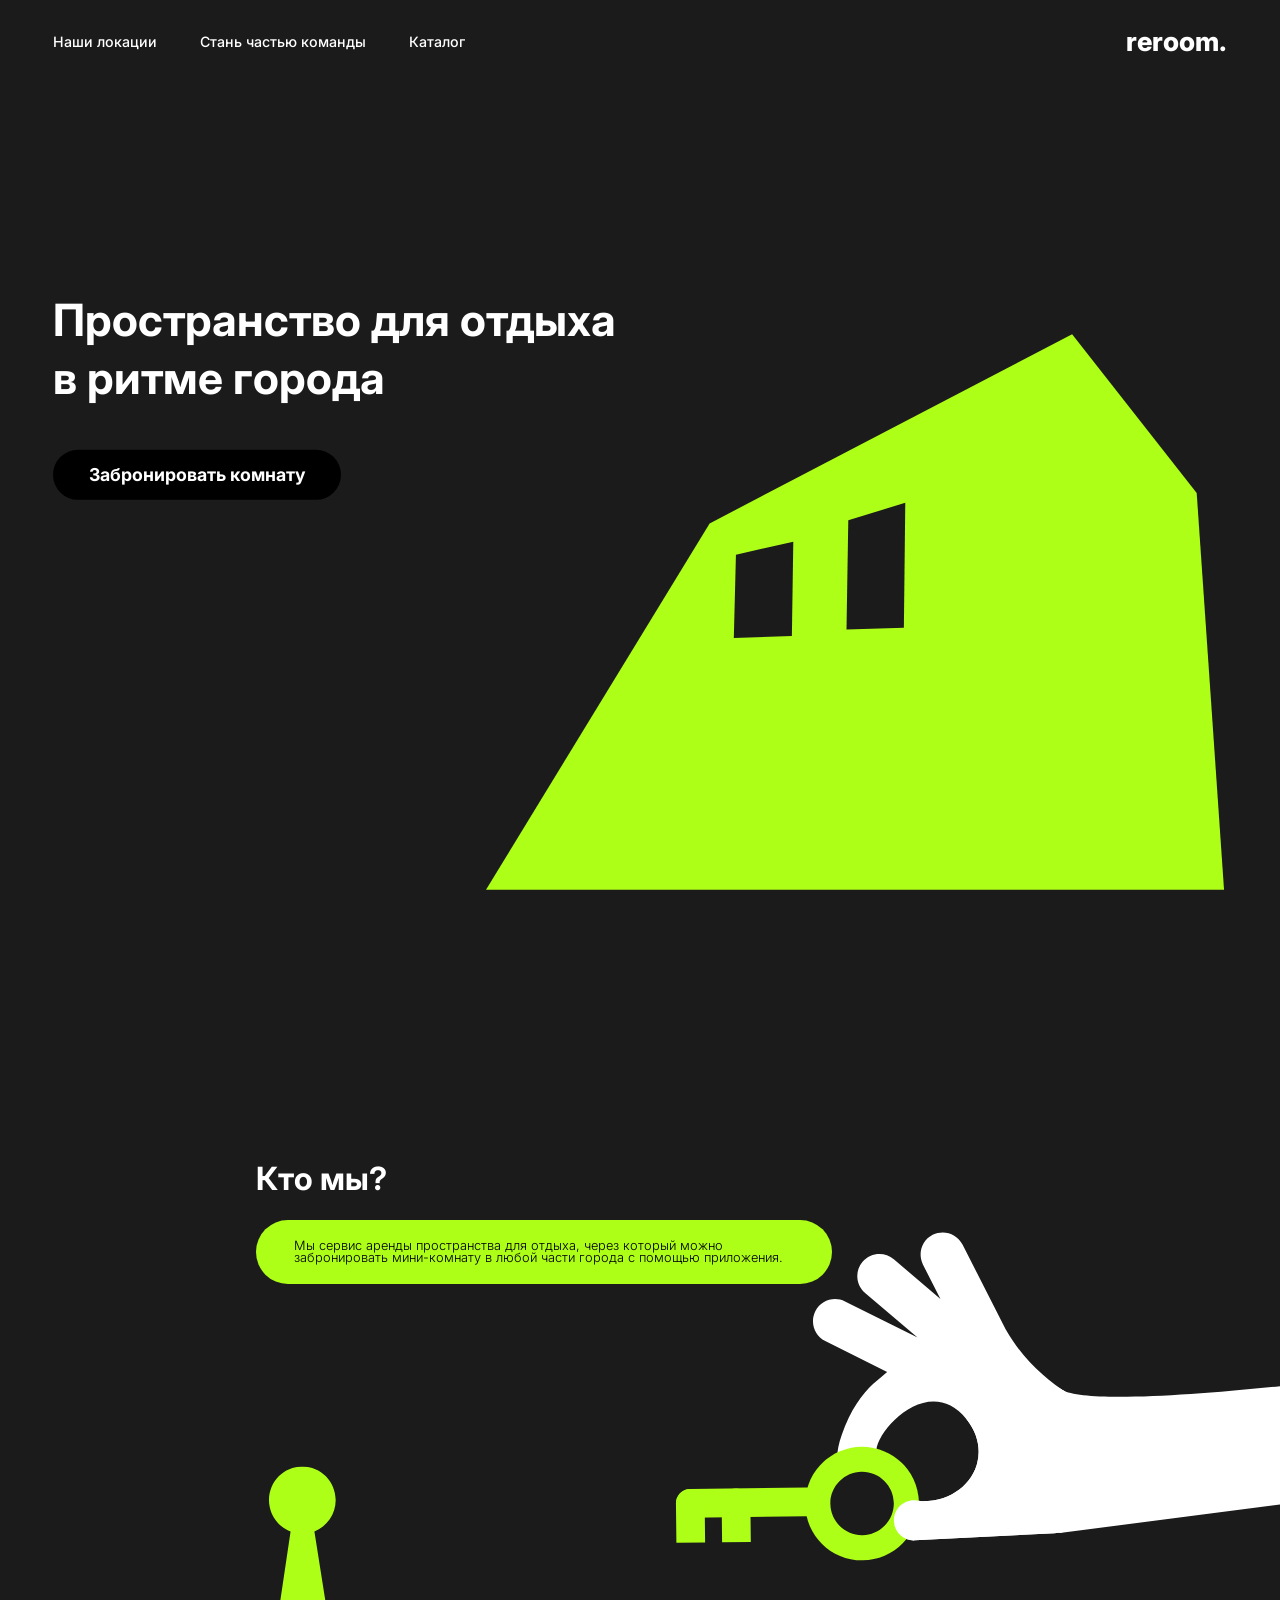
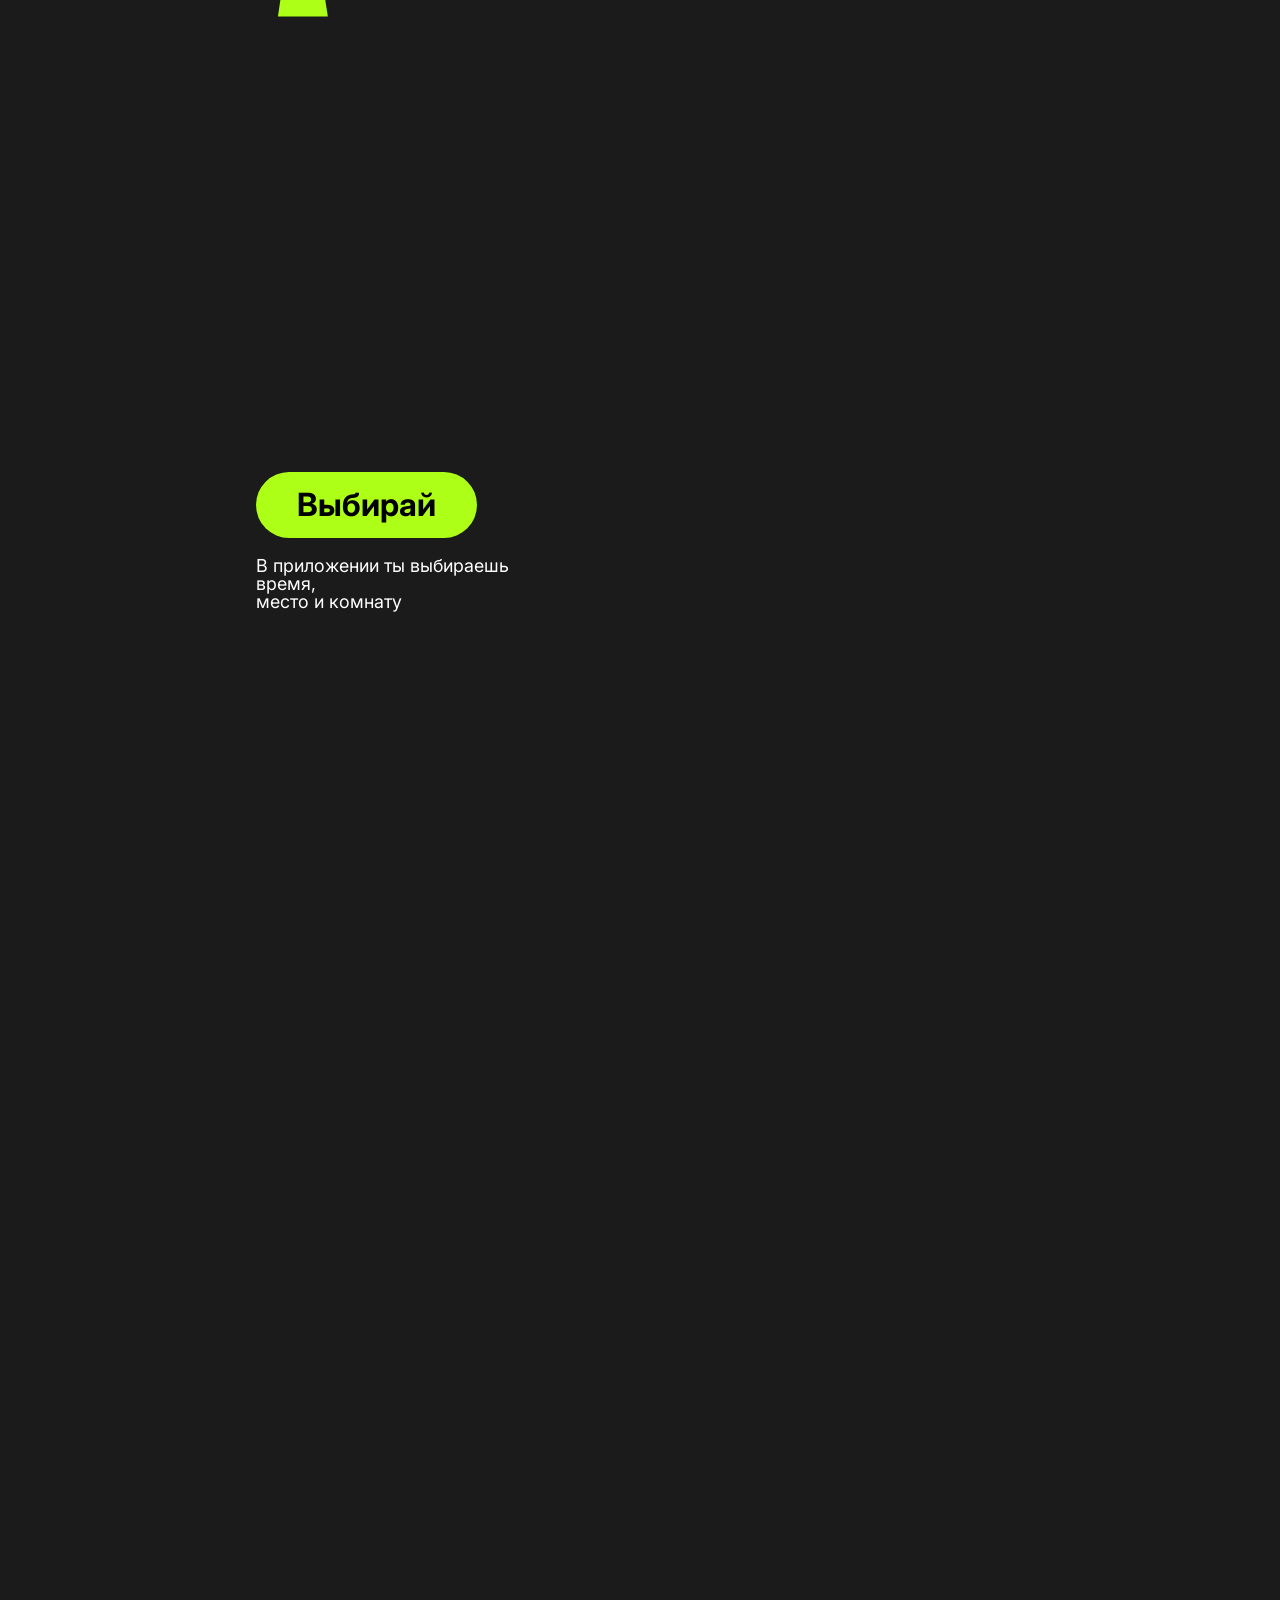
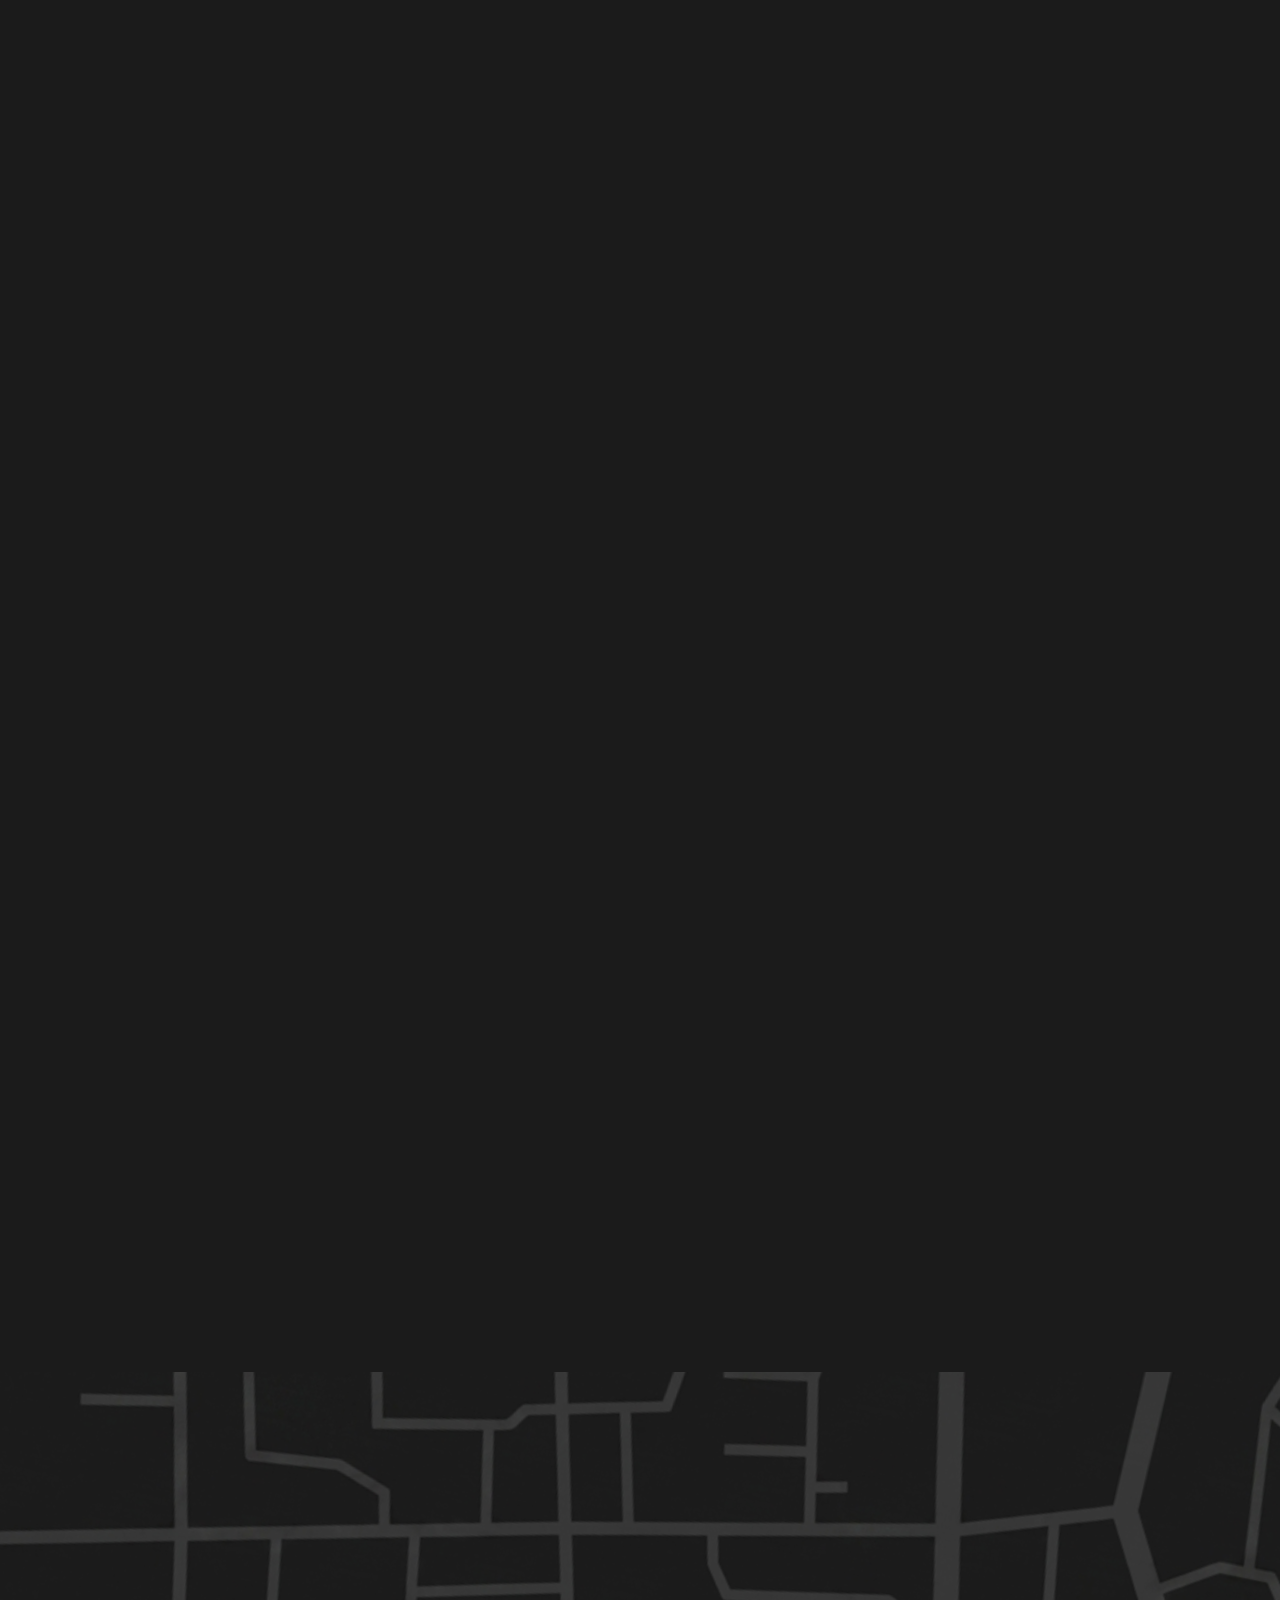
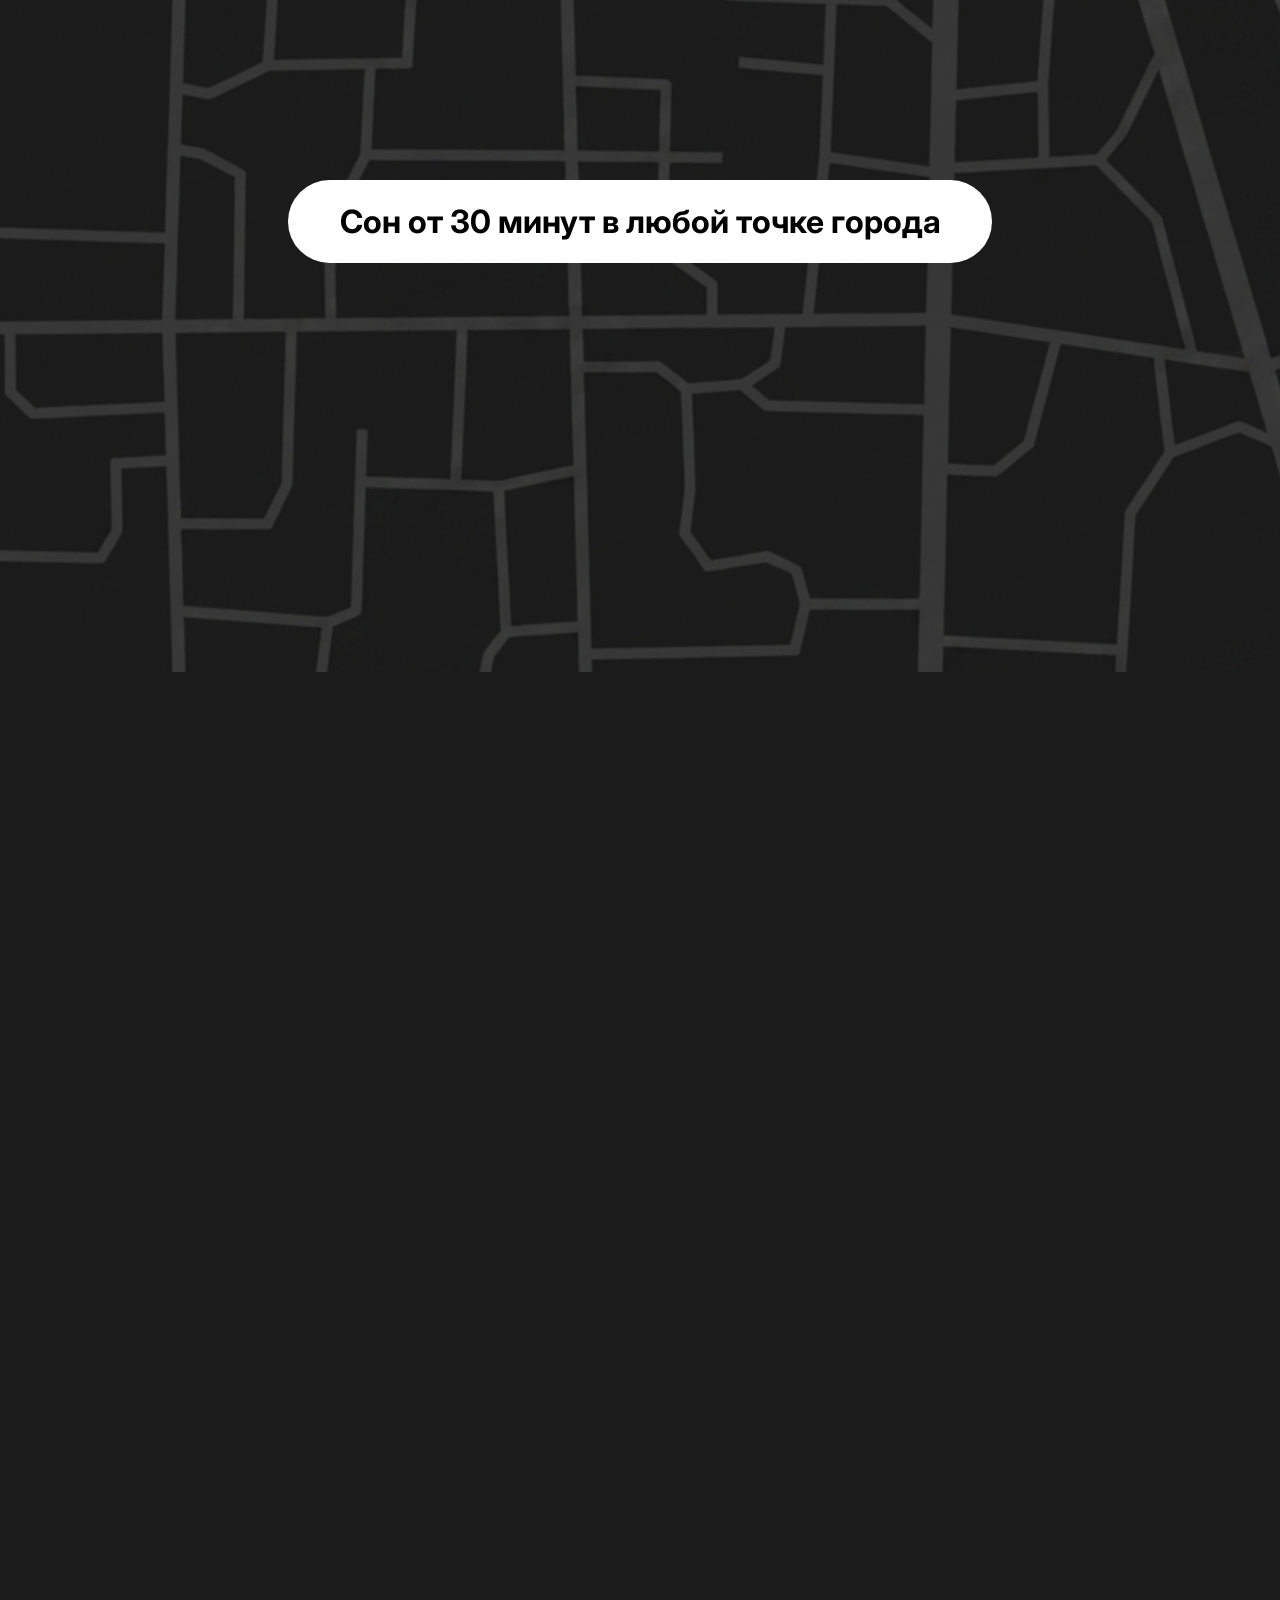
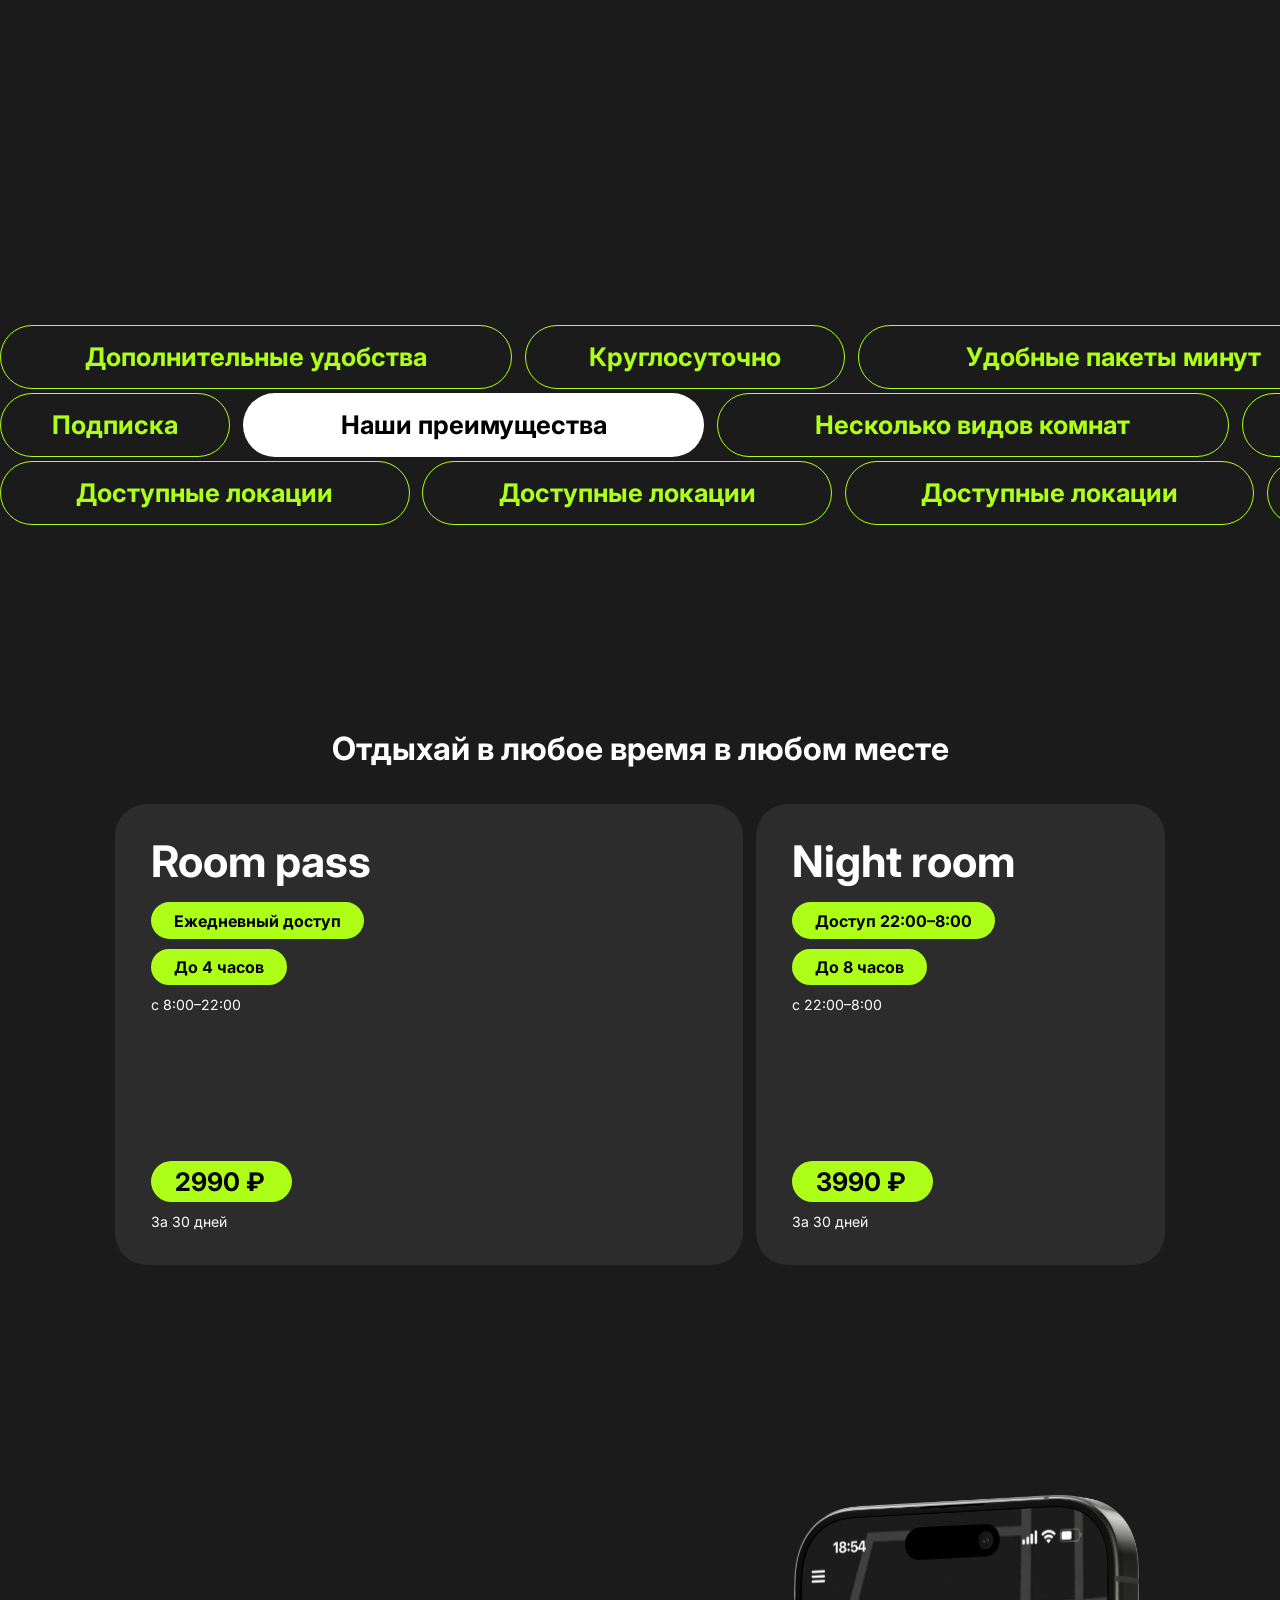
<file: index.html>
<!doctype html>
<html lang="ru">
  <head>
    <meta charset="UTF-8" />
    <meta name="viewport" content="width=device-width, initial-scale=1.0" />
    <title>reroom.</title>
    <link rel="stylesheet" href="stylesheets/style.css" />
    <link
      href="https://fonts.googleapis.com/css2?family=Inter:wght@400;500;600;700;800;900&display=swap"
      rel="stylesheet"
    />
    <script src="https://cdn.jsdelivr.net/npm/gsap@3/dist/gsap.min.js"></script>
    <script defer src="javascripts/scripts.js"></script>
  </head>
  <body>
    <header class="header">
      <nav class="nav">
        <a href="locations.html" class="nav__link">Наши локации</a>

        <a href="team.html" class="nav__link">Стань частью команды</a>

        <a href="catalog.html" class="nav__link">Каталог</a>
      </nav>

      <a href="index.html" class="header__logo">reroom.</a>

      <button class="burger" aria-label="Открыть меню">
        <span></span>
        <span></span>
        <span></span>
      </button>
    </header>

    <div class="mobile-menu">
      <button class="mobile-menu__close">Вернуться</button>

      <nav class="mobile-menu__nav">
        <a href="index.html">Главная</a>
        <a href="locations.html">Наши локации</a>
        <a href="team.html">Стань частью команды</a>
        <a href="catalog.html">Каталог</a>
      </nav>
    </div>

    <section class="hero">
      <div class="hero__content">
        <div class="hero__text">
          <h1>
            Пространство для отдыха
            <br />
            в ритме города
          </h1>

          <a href="#" class="hero__button"> Забронировать комнату </a>
        </div>

        <div class="hero-house">
          <svg id="house-svg" viewBox="0 0 1000 700">
            <polygon id="house-shape" fill="#AEFF17" />
            <polygon id="window-1" fill="#1B1B1B"></polygon>
            <polygon id="window-2" fill="#1B1B1B"></polygon>
          </svg>
        </div>
      </div>
    </section>
    <section class="about">
      <div class="about__container">
        <h2 class="about__title">Кто мы?</h2>

        <div class="about__bubble">
          Мы сервис аренды пространства для отдыха, через который можно
          забронировать мини-комнату в любой части города с помощью приложения.
        </div>

        <div class="about__scene">
          <img src="./images/lock.svg" class="about__keyhole" />

          <img src="./images/hand.svg" class="about__hand" />
        </div>
      </div>
    </section>

    <section class="process">
      <div class="process__sticky">
        <div class="scene scene--1">
          <div class="choose">
            <div class="pill">Выбирай</div>

            <p>
              В приложении ты выбираешь время,
              <br />
              место и комнату
            </p>
          </div>

          <img src="./images/mapico.svg" class="pin" alt="" />
        </div>

        <div class="scene scene--2">
          <div class="door-wrapper">
            <img src="./images/door.svg" class="door" alt="" />
            <div class="knock knock--4"></div>
            <div class="knock knock--5"></div>
            <div class="knock knock--6"></div>
            <div class="knock knock--1"></div>
            <div class="knock knock--2"></div>
            <div class="knock knock--3"></div>
          </div>
          <div class="book">
            <div class="pill">Бронируй</div>

            <p>После выбора бронируй, приходи и получи ключ.</p>
          </div>
        </div>
      </div>
    </section>

    <section class="locations">
      <div class="locations__sticky">
        <div class="locations__map">
          <img src="./images/map.svg" alt="" />

          <div class="point point--1">r</div>
          <div class="point point--2">r</div>
          <div class="point point--3">r</div>
          <div class="point point--4">r</div>
          <div class="point point--5">r</div>
          <div class="point point--6">r</div>
          <div class="point point--7">r</div>
          <div class="point point--8">r</div>
          <div class="point point--9">r</div>
          <div class="point point--10">r</div>
        </div>

        <div class="locations__pill">
          Сон от 30 минут в&nbsp;любой точке города
        </div>
      </div>
    </section>

    <section class="advantages">
      <div class="advantages__row advantages__row--1">
        <div class="advantages__track">
          <div class="tag tag--xl">Дополнительные удобства</div>
          <div class="tag tag--md">Круглосуточно</div>
          <div class="tag tag--xl">Удобные пакеты минут</div>

          <div class="tag tag--xl">Дополнительные удобства</div>
          <div class="tag tag--md">Круглосуточно</div>
          <div class="tag tag--xl">Удобные пакеты минут</div>
        </div>
      </div>

      <div class="advantages__row advantages__row--2">
        <div class="advantages__track">
          <div class="tag tag--sm">Подписка</div>
          <div class="advantages__title">Наши преимущества</div>
          <div class="tag tag--xl">Несколько видов комнат</div>

          <div class="tag tag--sm">Подписка</div>
          <div class="advantages__title">Наши преимущества</div>
          <div class="tag tag--xl">Несколько видов комнат</div>
        </div>
      </div>

      <div class="advantages__row advantages__row--3">
        <div class="advantages__track">
          <div class="tag tag--lg">Доступные локации</div>
          <div class="tag tag--lg">Доступные локации</div>
          <div class="tag tag--lg">Доступные локации</div>

          <div class="tag tag--lg">Доступные локации</div>
          <div class="tag tag--lg">Доступные локации</div>
          <div class="tag tag--lg">Доступные локации</div>
        </div>
      </div>
    </section>

    <section class="plans">
      <h2 class="plans__title">Отдыхай в любое время в&nbsp;любом месте</h2>

      <div class="plans__cards">
        <article class="plan-card plan-card--large">
          <h3 class="plan-card__name">Room pass</h3>

          <div class="plan-card__tags">
            <div class="plan-tag">Ежедневный доступ</div>
            <div class="plan-tag">До 4 часов</div>
          </div>

          <p class="plan-card__time">с 8:00–22:00</p>

          <div class="plan-card__bottom">
            <div class="plan-card__price">2990 ₽</div>
            <span>За 30 дней</span>
          </div>
        </article>

        <article class="plan-card">
          <h3 class="plan-card__name">Night room</h3>

          <div class="plan-card__tags">
            <div class="plan-tag">Доступ 22:00–8:00</div>
            <div class="plan-tag">До 8 часов</div>
          </div>

          <p class="plan-card__time">с 22:00–8:00</p>

          <div class="plan-card__bottom">
            <div class="plan-card__price">3990 ₽</div>
            <span>За 30 дней</span>
          </div>
        </article>
      </div>
    </section>

    <section class="promo">
      <div class="promo__sticky">
        <div class="promo__beam"></div>

        <div class="promo__text">
          <h2>
            Не жди вечера.<br />
            Отдохни сейчас
          </h2>

          <img src="./images/qr.svg" class="promo__qr" />
          <a href="locations.html" class="promo__button">
            Забронировать комнату
          </a>
        </div>

        <img src="./images/phone.svg" alt="" class="promo__phone" />
      </div>
    </section>

    <footer class="footer">
      <div class="footer__content">
        <div class="footer__column">
          <a href="index.html">О нас</a>

          <a href="locations.html">Наши локации</a>

          <a href="catalog.html">Каталог</a>

          <a href="404.html">Приложение</a>

          <a href="team.html">Стань частью команды</a>
        </div>

        <div class="footer__column">
          <span>Контакты</span>

          <a href="tel:+79645817833"> +7 (964) 581 78 33 </a>

          <a href="#"> @reroom.r0 </a>

          <a href="mailto:reroom.r@gmail.com"> reroom.r@gmail.com </a>
        </div>

        <a href="index.html" class="footer__logo"> reroom. </a>
      </div>
    </footer>
  </body>
</html>
</file>
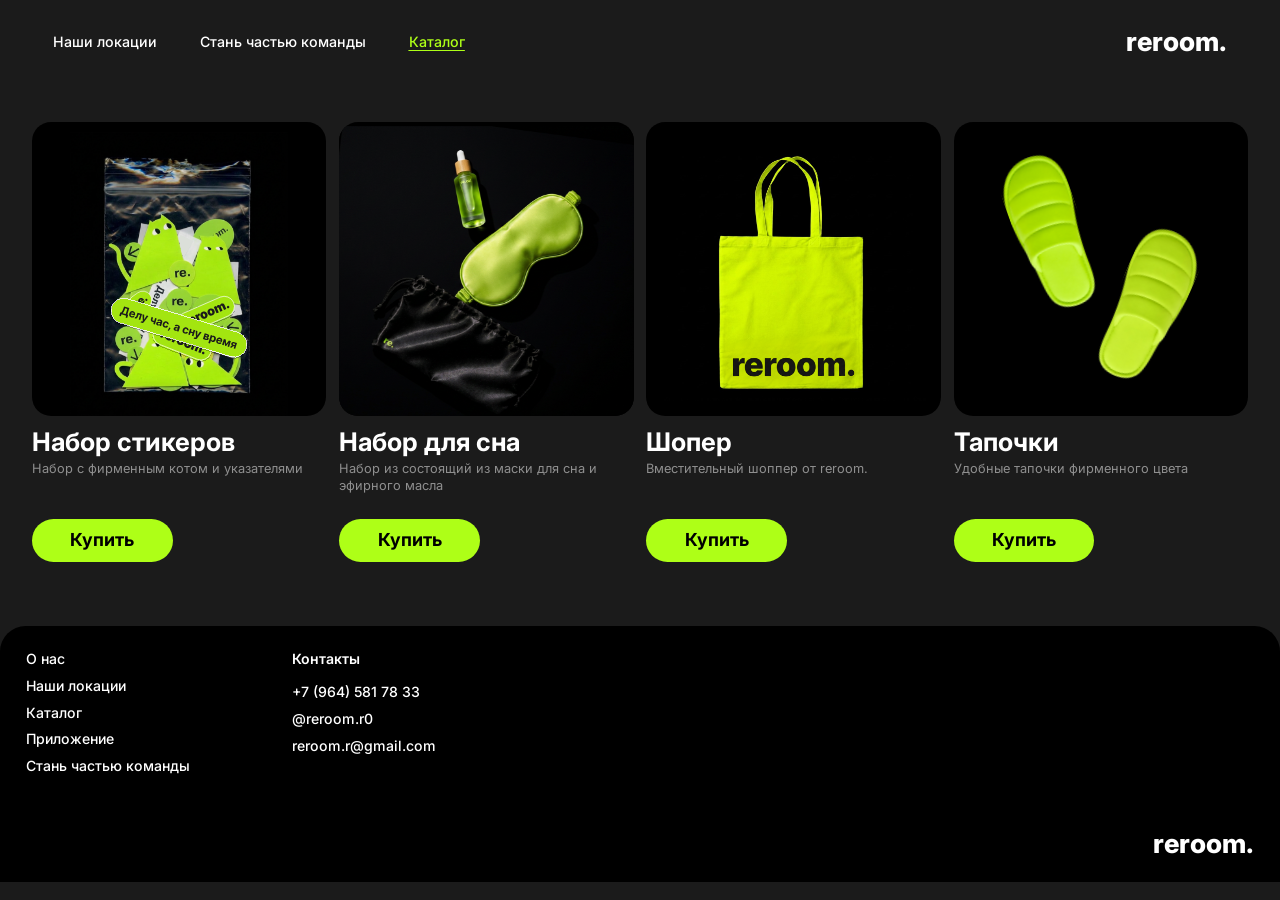
<file: catalog.html>
<!doctype html>
<html lang="ru">
  <head>
    <meta charset="UTF-8" />
    <meta name="viewport" content="width=device-width, initial-scale=1.0" />
    <title>Каталог</title>
    <link rel="stylesheet" href="stylesheets/style.css" />
    <link
      href="https://fonts.googleapis.com/css2?family=Inter:wght@400;500;600;700;800;900&display=swap"
      rel="stylesheet"
    />
    <script defer src="javascripts/catalog+404.js"></script>
  </head>
  <body>
    <header class="header">
      <nav class="nav">
        <a href="locations.html" class="nav__link">Наши локации</a>

        <a href="team.html" class="nav__link">Стань частью команды</a>

        <a href="catalog.html" class="nav__link nav__link--active"
          ><u>Каталог</u></a
        >
      </nav>

      <a href="index.html" class="header__logo">reroom.</a>

      <button class="burger" aria-label="Открыть меню">
        <span></span>
        <span></span>
        <span></span>
      </button>
    </header>

    <div class="mobile-menu">
      <button class="mobile-menu__close">Вернуться</button>

      <nav class="mobile-menu__nav">
        <a href="index.html">Главная</a>
        <a href="locations.html">Наши локации</a>
        <a href="team.html">Стань частью команды</a>
        <a href="catalog.html">Каталог</a>
      </nav>
    </div>

    <section class="catalog">
      <div class="catalog__container">
        <div class="catalog__card">
          <img src="./images/stickers.svg" alt="Набор стикеров" />

          <h3>Набор стикеров</h3>

          <p>Набор с фирменным котом и указателями</p>

          <a href="404.html" class="catalog__btn">Купить</a>
        </div>

        <div class="catalog__card">
          <img src="./images/sleep-kit.svg" alt="Набор для сна" />

          <h3>Набор для сна</h3>

          <p>Набор из состоящий из маски для сна и эфирного масла</p>

          <a href="404.html" class="catalog__btn">Купить</a>
        </div>

        <div class="catalog__card">
          <img src="./images/shopper.svg" alt="Шопер" />

          <h3>Шопер</h3>

          <p>Вместительный шоппер от reroom.</p>

          <a href="404.html" class="catalog__btn">Купить</a>
        </div>

        <div class="catalog__card">
          <img src="./images/slippers.svg" alt="Тапочки" />

          <h3>Тапочки</h3>

          <p>Удобные тапочки фирменного цвета</p>

          <a href="404.html" class="catalog__btn">Купить</a>
        </div>
      </div>
    </section>

    <footer class="footer">
      <div class="footer__content">
        <div class="footer__column">
          <a href="index.html">О нас</a>

          <a href="locations.html">Наши локации</a>

          <a href="catalog.html">Каталог</a>

          <a href="404.html">Приложение</a>

          <a href="team.html">Стань частью команды</a>
        </div>

        <div class="footer__column">
          <span>Контакты</span>

          <a href="tel:+79645817833"> +7 (964) 581 78 33 </a>

          <a href="#"> @reroom.r0 </a>

          <a href="mailto:reroom.r@gmail.com"> reroom.r@gmail.com </a>
        </div>

        <a href="index.html" class="footer__logo"> reroom. </a>
      </div>
    </footer>
  </body>
</html>
</file>
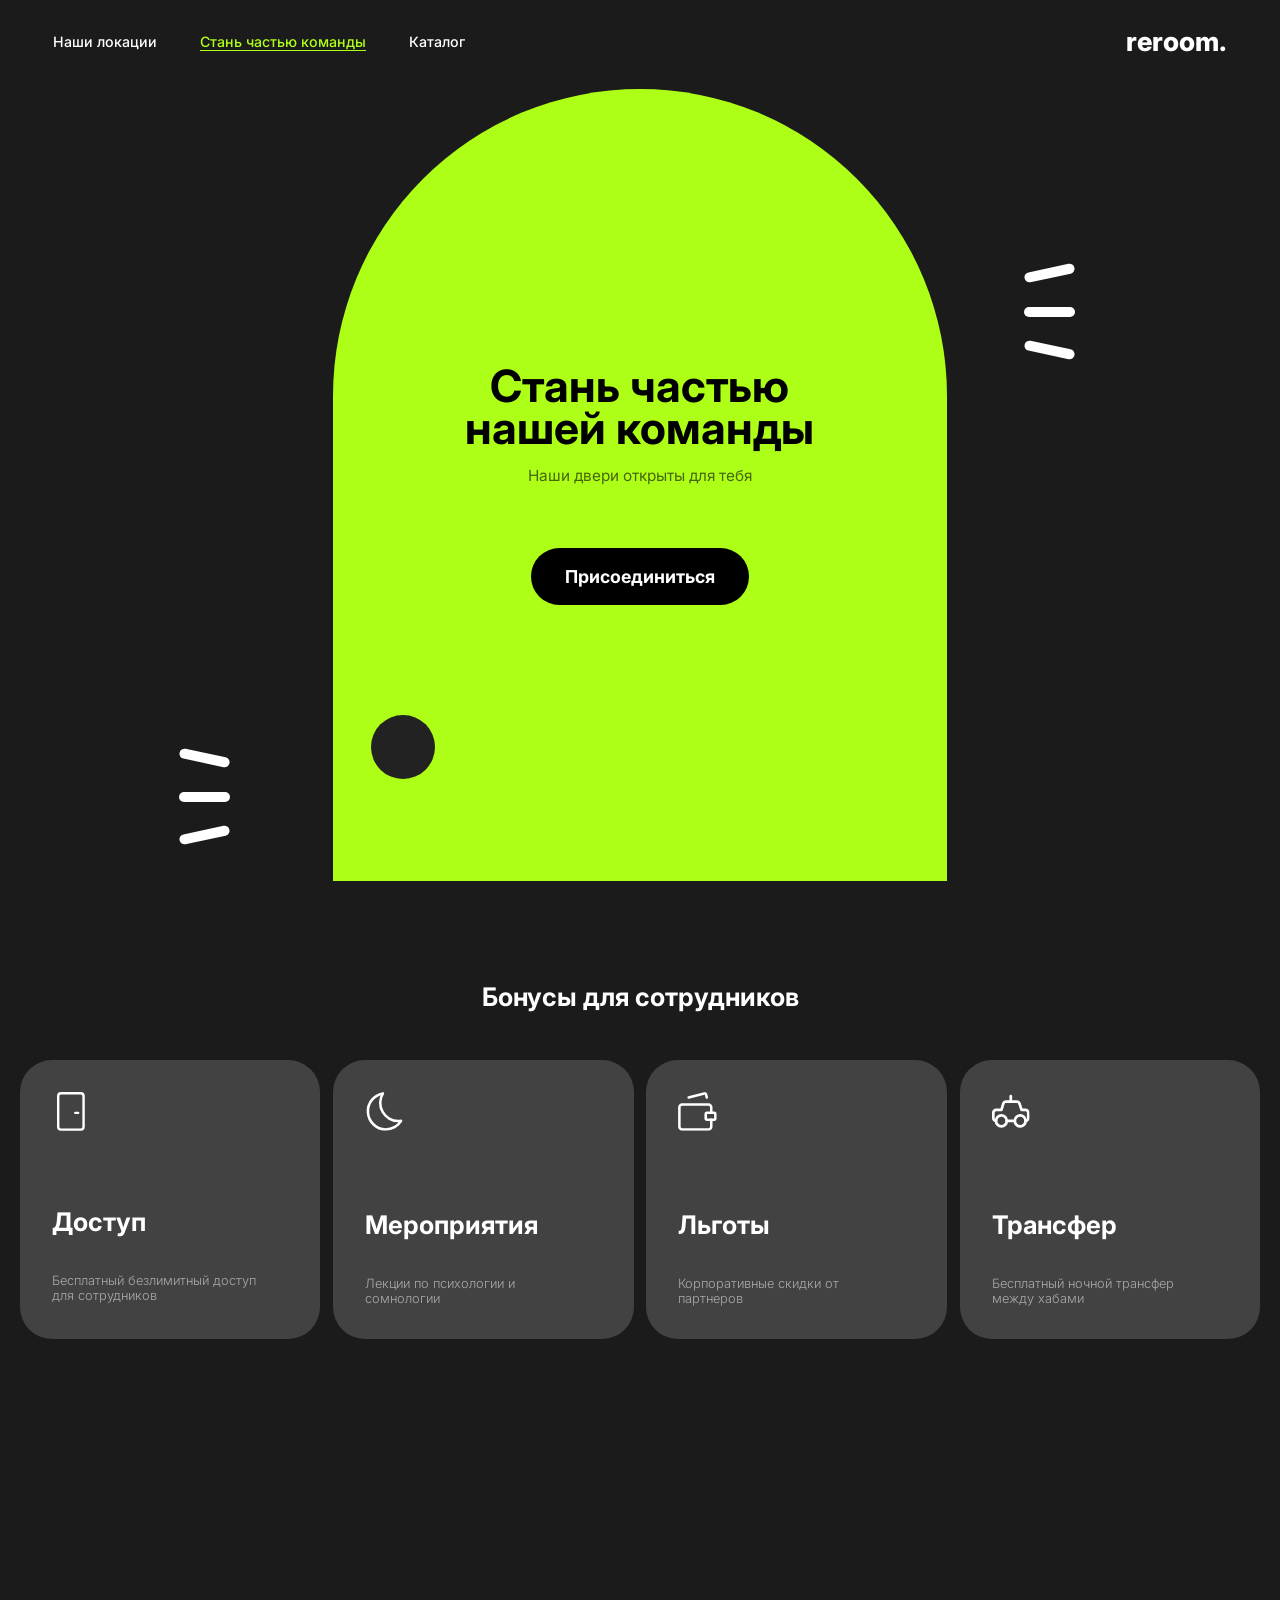
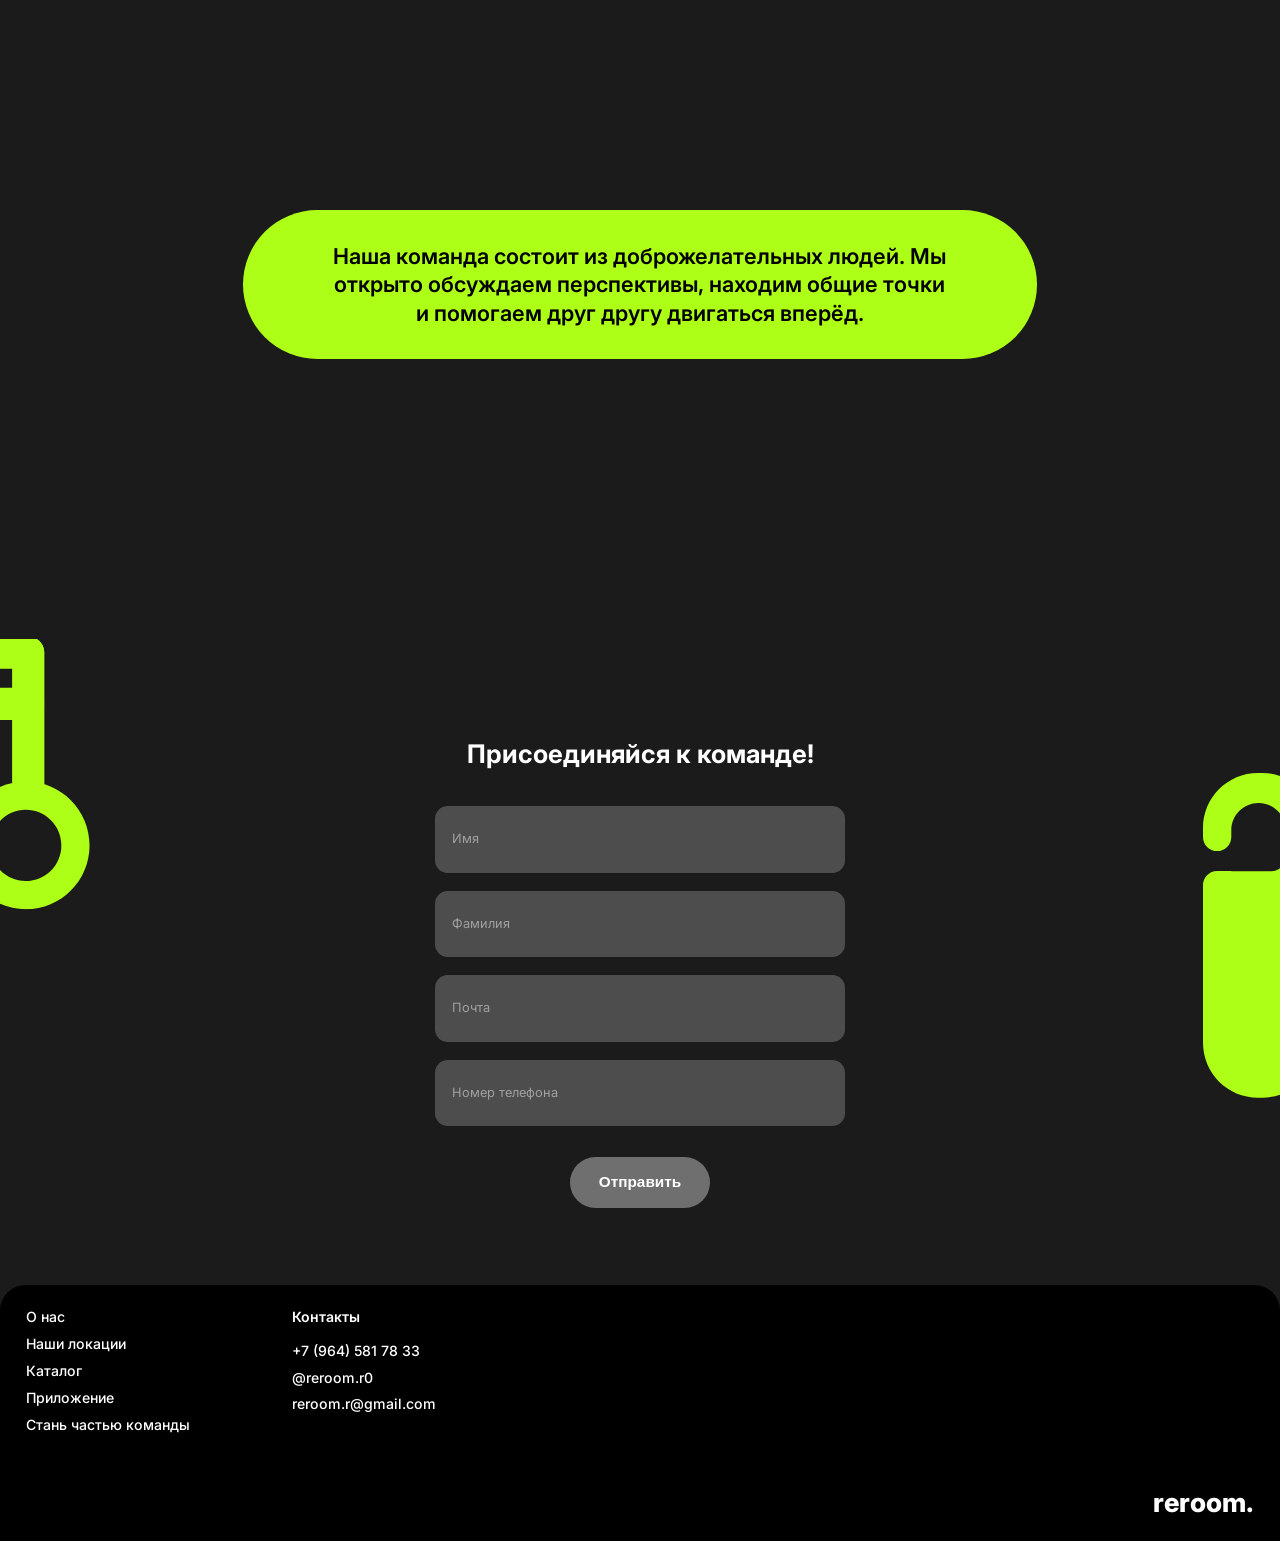
<file: team.html>
<!doctype html>
<html lang="ru">
  <head>
    <meta charset="UTF-8" />
    <meta name="viewport" content="width=device-width, initial-scale=1.0" />
    <title>Стань частью нашей команды</title>
    <link rel="stylesheet" href="stylesheets/style.css" />
    <link
      href="https://fonts.googleapis.com/css2?family=Inter:wght@400;500;600;700;800;900&display=swap"
      rel="stylesheet"
    />
    <script src="javascripts/team-form.js"></script>
  </head>
  <body>
    <header class="header">
      <nav class="nav">
        <a href="locations.html" class="nav__link">Наши локации</a>

        <a href="team.html" class="nav__link nav__link--active">
          <u>Стань частью команды </u></a
        >

        <a href="catalog.html" class="nav__link">Каталог</a>
      </nav>

      <a href="index.html" class="header__logo">reroom.</a>

      <button class="burger" aria-label="Открыть меню">
        <span></span>
        <span></span>
        <span></span>
      </button>
    </header>

    <div class="mobile-menu">
      <button class="mobile-menu__close">Вернуться</button>

      <nav class="mobile-menu__nav">
        <a href="index.html">Главная</a>
        <a href="locations.html">Наши локации</a>
        <a href="team.html">Стань частью команды</a>
        <a href="catalog.html">Каталог</a>
      </nav>
    </div>

    <section class="join-hero">
      <div class="join-hero__door">
        <div class="join-hero__knocks join-hero__knocks--left">
          <span></span>
          <span></span>
          <span></span>
        </div>

        <div class="join-hero__knocks join-hero__knocks--right">
          <span></span>
          <span></span>
          <span></span>
        </div>

        <div class="join-hero__content">
          <h1>
            Стань частью<br />
            нашей команды
          </h1>

          <p>Наши двери открыты для тебя</p>

          <a href="#join-form" class="join-hero__button"> Присоединиться </a>
        </div>

        <div class="join-hero__handle"></div>
      </div>
    </section>
    <section class="benefits">
      <h2 class="benefits__title">Бонусы для сотрудников</h2>

      <div class="benefits__grid">
        <article class="benefit-card">
          <img src="./images/door-icon.svg" alt="" />
          <h3 class="h31">Доступ</h3>
          <p>Бесплатный безлимитный доступ для сотрудников</p>
        </article>

        <article class="benefit-card">
          <img src="./images/moon-icon.svg" alt="" />
          <h3>Мероприятия</h3>
          <p>Лекции по психологии и сомнологии</p>
        </article>

        <article class="benefit-card">
          <img src="./images/wallet-icon.svg" alt="" />
          <h3>Льготы</h3>
          <p>Корпоративные скидки от партнеров</p>
        </article>

        <article class="benefit-card">
          <img src="./images/car-icon.svg" alt="" />
          <h3>Трансфер</h3>
          <p>Бесплатный ночной трансфер между хабами</p>
        </article>
      </div>
    </section>

    <section class="team-values">
      <div class="cat-animation">
        <img src="./images/cat-1.png" class="frame frame-1" alt="" />
        <img src="./images/cat-2.png" class="frame frame-2" alt="" />
        <img src="./images/cat-3.png" class="frame frame-3" alt="" />
        <img src="./images/cat-4.png" class="frame frame-4" alt="" />
      </div>

      <div class="team-values__bubble">
        <p>
          Наша команда состоит из доброжелательных людей. Мы открыто обсуждаем
          перспективы, находим общие точки и помогаем друг другу двигаться
          вперёд.
        </p>
      </div>
    </section>

    <section class="join-form">
      <img src="./images/key.svg" class="join__left" alt="" />
      <img src="./images/hanger.svg" class="join__right" alt="" />
      <div class="join-form__container">
        <h2 class="join-form__title">Присоединяйся к команде!</h2>

        <form id="teamForm" class="form">
          <div class="field">
            <input type="text" id="name" placeholder=" " />
            <label for="name">Имя</label>
            <span class="error-text">Минимум 2 символа</span>
          </div>

          <div class="field">
            <input type="text" id="surname" placeholder=" " />
            <label for="surname">Фамилия</label>
            <span class="error-text">Минимум 2 символа</span>
          </div>

          <div class="field">
            <input type="email" id="email" placeholder=" " />
            <label for="email">Почта</label>
            <span class="error-text">Неверная почта</span>
          </div>

          <div class="field">
            <input type="tel" id="phone" placeholder=" " />
            <label for="phone">Номер телефона</label>
            <span class="error-text">Формат: +0 (000) 000-00-00</span>
          </div>

          <button type="submit" class="submit-btn" disabled>Отправить</button>
        </form>
      </div>
    </section>

    <footer class="footer">
      <div class="footer__content">
        <div class="footer__column">
          <a href="index.html">О нас</a>

          <a href="locations.html">Наши локации</a>

          <a href="catalog.html">Каталог</a>

          <a href="404.html">Приложение</a>

          <a href="team.html">Стань частью команды</a>
        </div>

        <div class="footer__column">
          <span>Контакты</span>

          <a href="tel:+79645817833"> +7 (964) 581 78 33 </a>

          <a href="#"> @reroom.r0 </a>

          <a href="mailto:reroom.r@gmail.com"> reroom.r@gmail.com </a>
        </div>

        <a href="index.html" class="footer__logo"> reroom. </a>
      </div>
    </footer>
  </body>
</html>
</file>
<file: stylesheets/style.css>
@import "reset.css";
@import "layout.css";
@import "animations.css";
@import "adaptive.css";
</file>
